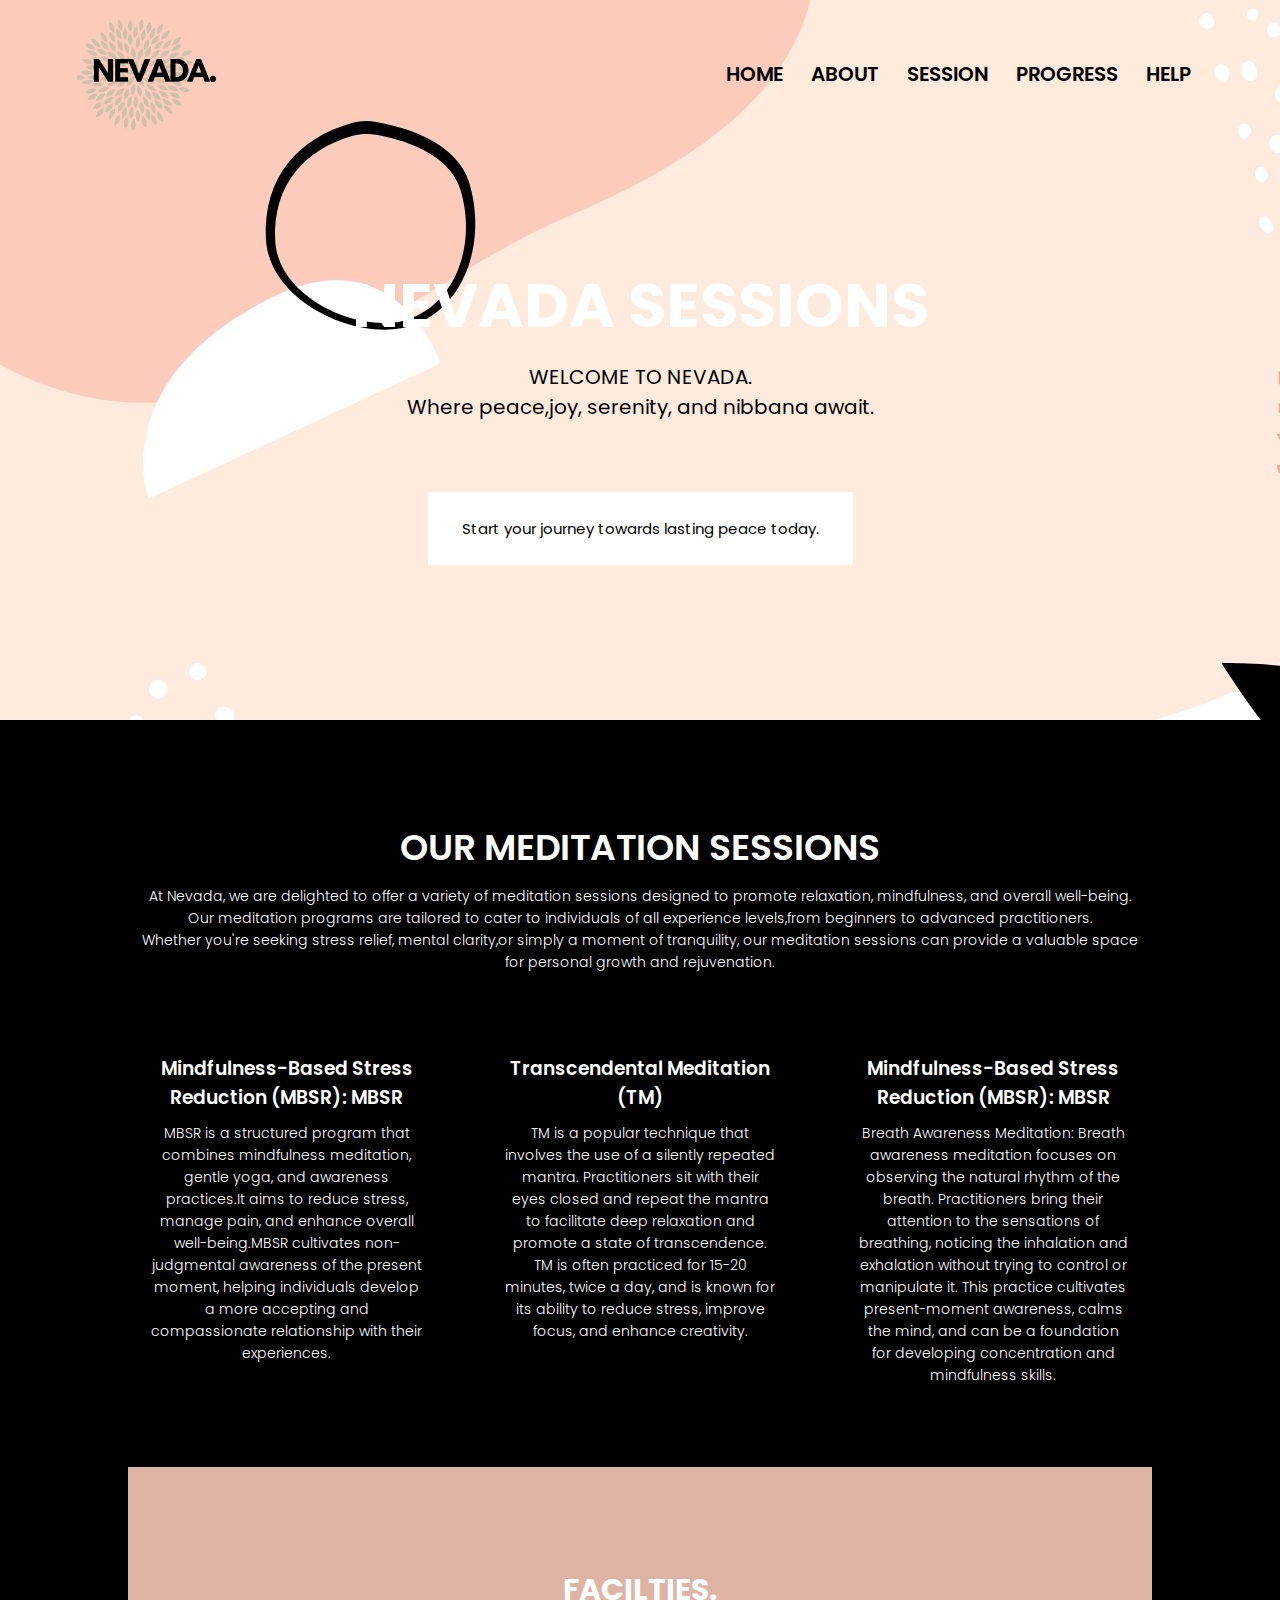
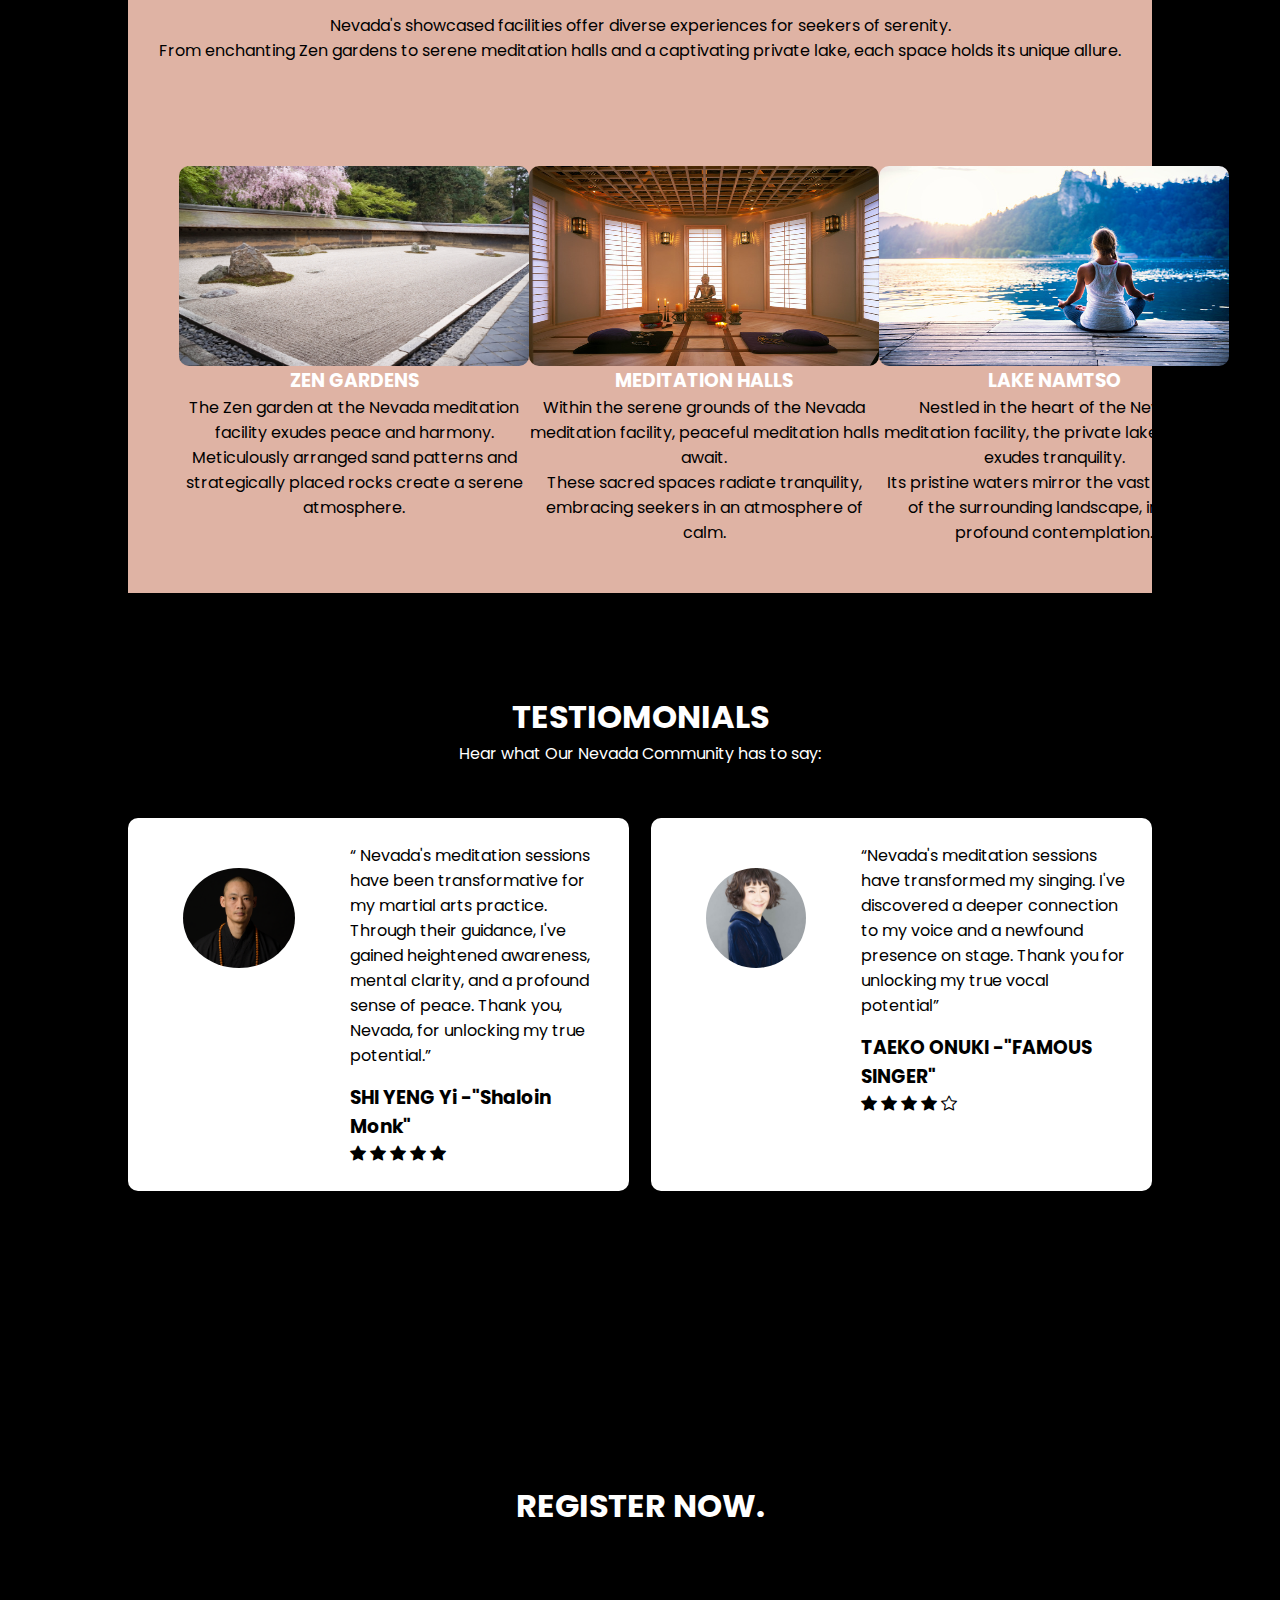
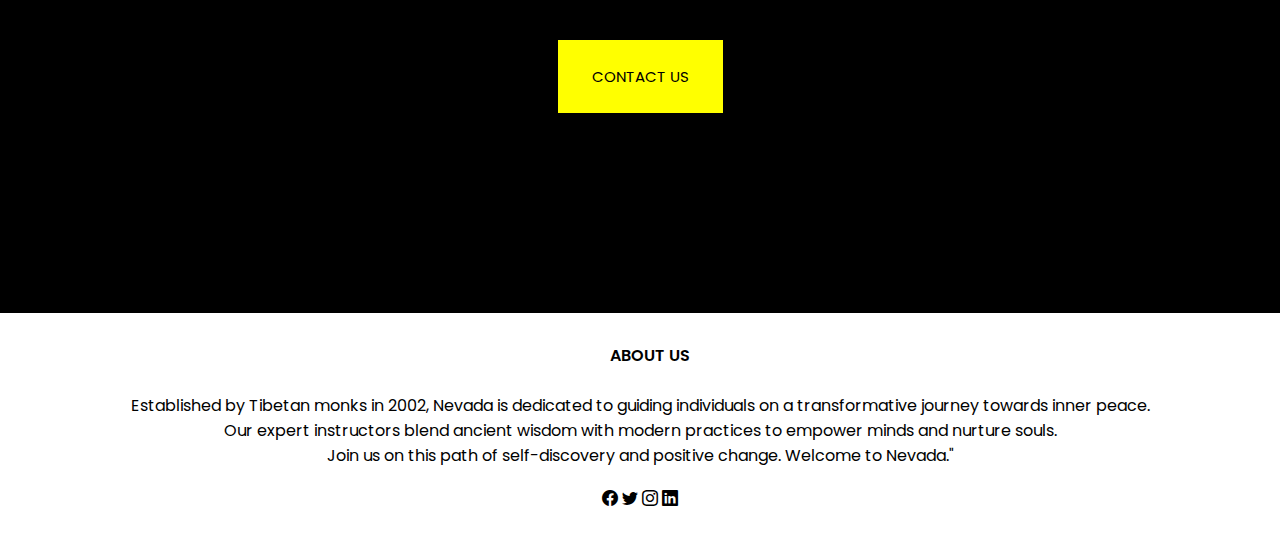
<file: NEVADA/index.html>
<!DOCTYPE html>
<html>
<head>
	<meta charset="utf-8">
	<meta name="viewport" content="width=device-width, initial-scale=1">
	<title>Nevada.</title>
	<link rel="Stylesheet" href="style.css">
	<link rel="preconnect" href="https://fonts.googleapis.com">
	<link rel="preconnect" href="https://fonts.gstatic.com" crossorigin>
	<link href="https://fonts.googleapis.com/css2?family=Poppins:wght@100;300;400;500;800&display=swap" rel="stylesheet">
    <link rel="stylesheet" href="https://cdn.jsdelivr.net/npm/bootstrap-icons@1.10.5/font/bootstrap-icons.css">

</head>
<body>
	<div id="preloader"></div>
<section class="header">
	<nav>
		<a href="index.html"><img src="./Images/NEVADA-removebg-preview.png" style="padding: 0%;" ></a>
		<div class="navlinks" id="nav-links">
			<i class="bi bi-x-circle-fill" onclick="hideMenu()"></i>
			<ul>
				<li><a href="index.html">HOME</a></li>
				<li><a href="about.html">ABOUT</a></li>
				<li><a href="sessions.html">SESSION</a></li>
				<li><a href="">PROGRESS</a></li>
				<li><a href="">HELP</a></li>


			</ul>
		</div>
		<i class="bi bi-list" onclick="showMenu()"></i>
	</nav>

	<div class="textbox">
		<h1>NEVADA SESSIONS</h1>
		<p>
			WELCOME TO NEVADA.<br>
			Where peace,joy, serenity, and nibbana await.<br>
		<a href="./sessions.html" class="hero">Start your journey towards lasting peace today.</a>
	</div>
</section>

<!-- SESSIONS -->
<section class="sessions">
	<h1>OUR MEDITATION SESSIONS</h1>
	<p>
		At Nevada, we are delighted to offer a variety of meditation sessions designed to promote relaxation, mindfulness, and overall well-being. <br>
		Our meditation programs are tailored to cater to individuals of all experience levels,from beginners to advanced practitioners.<br>
		Whether you're seeking stress relief, mental clarity,or simply a moment of tranquility, our meditation sessions can provide a valuable space for personal growth and rejuvenation.
	</p>
	<div class="row">
		<div class="col">
			<h3>Mindfulness-Based Stress Reduction (MBSR): MBSR</h3>
			<p>
				MBSR is a structured program that combines mindfulness meditation,
				gentle yoga, and awareness practices.It aims to reduce stress, manage
				pain, and enhance overall well-being.MBSR cultivates non-judgmental awareness
				of the present moment, helping individuals develop a more accepting and
				compassionate relationship with their experiences.
			</p>
		</div>

		<div class="col">
			<h3>Transcendental Meditation (TM)</h3>
			<p>
				TM is a popular technique that involves the use of a silently repeated mantra.
				Practitioners sit with their eyes closed and repeat the mantra to facilitate
				deep relaxation and promote a state of transcendence.
				TM is often practiced for 15-20 minutes, twice a day, and is known for its ability
				to reduce stress, improve focus, and enhance creativity.
			</p>
		</div>

		<div class="col">
			<h3>Mindfulness-Based Stress Reduction (MBSR): MBSR</h3>
			<p>
				Breath Awareness Meditation: Breath awareness meditation focuses on observing
				the natural rhythm of the breath. Practitioners bring their attention to the
				sensations of breathing, noticing the inhalation and exhalation without trying
				to control or manipulate it. This practice cultivates present-moment awareness,
				calms the mind, and can be a foundation for developing concentration and mindfulness skills.
			</p>
		</div>
	</div>
	
</section>

<!-- LOCATION -->
<section class="facilities" >
	<h1> FACILTIES.</h1>
	<p>Nevada's showcased facilities offer diverse experiences for seekers of serenity.<br>
		From enchanting Zen gardens to serene meditation halls and a captivating private lake, each space holds its unique allure. 
	</p>
	
	<div class="facility-row">
		<div class="facility-col">
			<img src="./Images/japanese-garden.jpg">
			<h3 style="color:white ;">ZEN GARDENS</h3>
			<p>
				The Zen garden at the Nevada meditation facility exudes peace and harmony.<br>
				Meticulously arranged sand patterns and strategically placed rocks create a serene atmosphere.<br></p>
		</div>
		<div class="facility-col">
			<img src="./Images/Meditation Hall.jpg">
			<h3 style="color: white;">MEDITATION HALLS</h3>
			<p>
				Within the serene grounds of the Nevada meditation facility, peaceful meditation halls await.<br>
				These sacred spaces radiate tranquility, embracing seekers in an atmosphere of calm.<br></p>
		</div>
		<div class="facility-col">
			<img src="./Images/Lake Namtso.jpg">
			<h3 style="color: white;">LAKE NAMTSO</h3>
			<p>Nestled in the heart of the Nevada meditation facility, the private lake Namtso exudes tranquility.<br>
				Its pristine waters mirror the vast expanse of the surrounding landscape, inviting profound contemplation.</p>
		</div>
	</div>
</section>

<!-- TESTIOMONIALS -->
<section class="testimonials">
	<h1 style="color: white;">TESTIOMONIALS</h1>
	<p style="color: white;">Hear what Our Nevada Community has to say:</p>
	<div class="row">
		<div class="testifier">
			<img src="./Images/Shi Heng Yi.png" alt="">
			<div>
				<p><q>
					Nevada's meditation sessions have been transformative for my martial arts practice.
					Through their guidance, I've gained heightened awareness, mental clarity, and a profound sense of peace. 
					Thank you, Nevada, for unlocking my true potential.</q></p>
					 <h3>SHI YENG Yi -"Shaloin Monk"</h3>
					 <i class="bi bi-star-fill"></i>
					 <i class="bi bi-star-fill"></i>
					 <i class="bi bi-star-fill"></i>
					 <i class="bi bi-star-fill"></i>
					 <i class="bi bi-star-fill"></i>

			</div>
		</div>
		<div class="testifier">
			<img src="./Images/Taeko Onuki.jpg" alt="">
			<div>
				<p><q>Nevada's meditation sessions have transformed my singing. 
					I've discovered a deeper connection to my voice and a newfound presence on stage. 
					Thank you for unlocking my true vocal potential</q></p>
					 <h3>TAEKO ONUKI -"FAMOUS SINGER"</h3>
					 <i class="bi bi-star-fill"></i>
					 <i class="bi bi-star-fill"></i>
					 <i class="bi bi-star-fill"></i>
					 <i class="bi bi-star-fill"></i>
					 <i class="bi bi-star"></i>

			</div>
		</div>
	</div>
</section>
<section class="contact">
	<h1> REGISTER NOW.</h1>
	<a href="" class="contact-btn">CONTACT US</a>
</section>

<section class="footer">
	<h4>ABOUT US</h4>
	<p>Established by Tibetan monks in 2002, Nevada is dedicated to guiding individuals on a transformative journey towards inner peace.<br>
		Our expert instructors blend ancient wisdom with modern practices to empower minds and nurture souls. <br>
		Join us on this path of self-discovery and positive change. Welcome to Nevada."</p>
	<div class="socials">
		<i class="bi bi-facebook"></i>
		<i class="bi bi-twitter"></i>
		<i class="bi bi-instagram"></i>
		<i class="bi bi-linkedin"></i>

	</div>
</section>



<!-- Java code -->
<script>
	
	var navLink=document.getElementById("nav-links");
	function showMenu(){
		navLink.style.right="0px";
	}

	function hideMenu(){
		navLink.style.right="-200px";
	}

	// PRE-LOADER
	var loader=document.getElementById("preloader");

	window.addEventListener("load",function(){
		loader.style.display="none";
	})
</script>
</body>
</html>
</file>
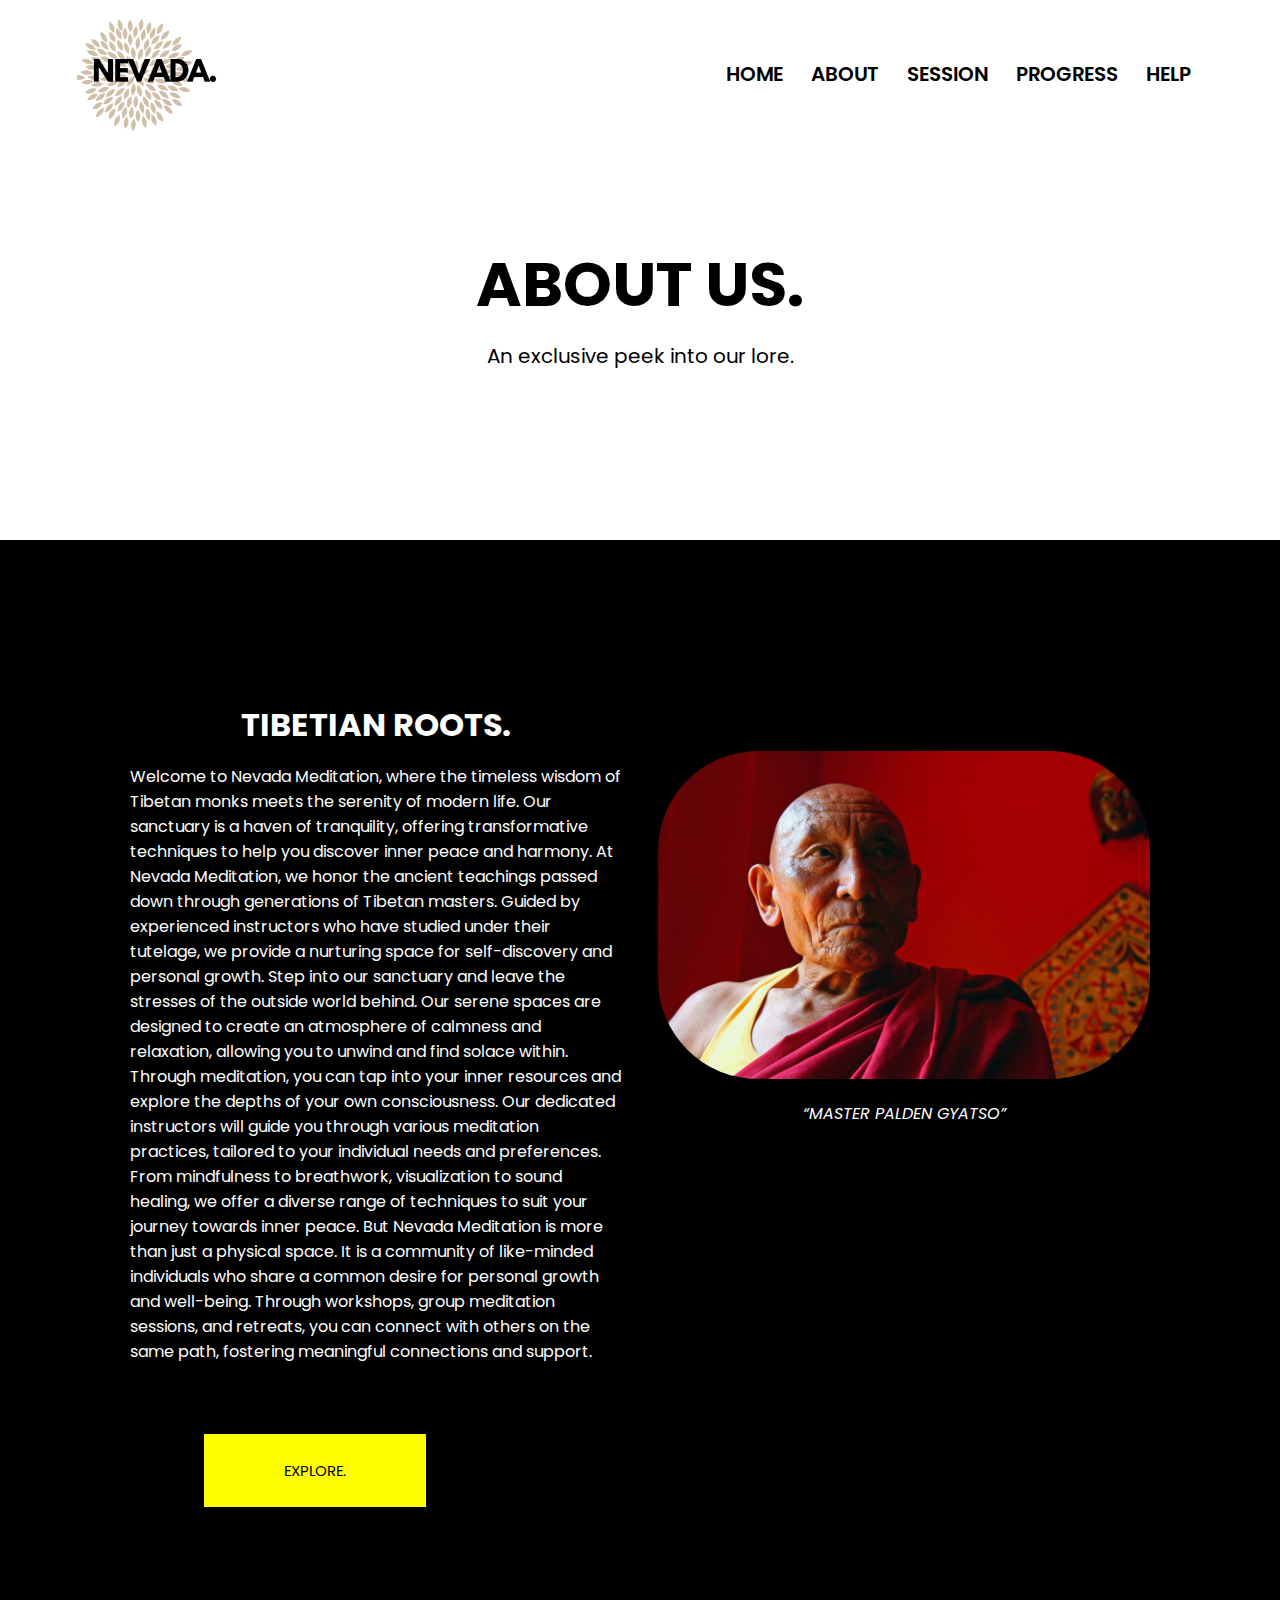
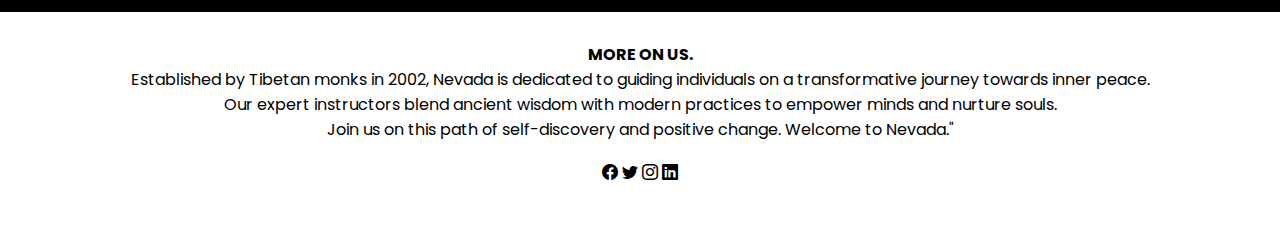
<file: NEVADA/about.html>
<!DOCTYPE html>
<html>
<head>
	<meta charset="utf-8">
	<meta name="viewport" content="width=device-width, initial-scale=1">
	<title>Nevada.</title>
	<link rel="Stylesheet" href="style.css">
	<link rel="preconnect" href="https://fonts.googleapis.com">
	<link rel="preconnect" href="https://fonts.gstatic.com" crossorigin>
	<link href="https://fonts.googleapis.com/css2?family=Poppins:wght@100;300;400;500;800&display=swap" rel="stylesheet">
    <link rel="stylesheet" href="https://cdn.jsdelivr.net/npm/bootstrap-icons@1.10.5/font/bootstrap-icons.css">

</head>
<body>
	<div id="preloader"></div>
<section class="sub-header">
	<nav>
		<a href="index.html"><img src="./Images/NEVADA-removebg-preview.png" style="padding: 0%;" ></a>
		<div class="navlinks" id="nav-links">
			<i class="bi bi-x-circle-fill" onclick="hideMenu()"></i>
			<ul>
				<li><a href="index.html">HOME</a></li>
				<li><a href="about.html">ABOUT</a></li>
				<li><a href="sessions.html">SESSION</a></li>
				<li><a href="">PROGRESS</a></li>
				<li><a href="">HELP</a></li>


			</ul>
		</div>
		<i class="bi bi-list" onclick="showMenu()"></i>
	</nav>

	<div class="textbox">
		<h1 style="color: black;">ABOUT US.</h1>
		<p>An exclusive peek into our lore.</p>
	</div>
</section>

<!-- ABOUT US CoNTENT -->
<section class="about-content">
	<div class="row">
		<div class="about-col">
			<h1>
				TIBETIAN ROOTS.
			</h1>
			<p>
				Welcome to Nevada Meditation, where the timeless wisdom of Tibetan monks meets the serenity of modern life.
				Our sanctuary is a haven of tranquility, offering transformative techniques to help you discover inner peace and harmony.
				At Nevada Meditation, we honor the ancient teachings passed down through generations of Tibetan masters.
				Guided by experienced instructors who have studied under their tutelage, we provide a nurturing space for self-discovery and personal growth.
				Step into our sanctuary and leave the stresses of the outside world behind.
				Our serene spaces are designed to create an atmosphere of calmness and relaxation, allowing you to unwind and find solace within.
				Through meditation, you can tap into your inner resources and explore the depths of your own consciousness.
				Our dedicated instructors will guide you through various meditation practices, tailored to your individual needs and preferences.
				From mindfulness to breathwork, visualization to sound healing, we offer a diverse range of techniques to suit your journey towards inner peace.
				But Nevada Meditation is more than just a physical space. It is a community of like-minded individuals who share a common desire for personal growth and well-being.
				Through workshops, group meditation sessions, and retreats, you can connect with others on the same path, fostering meaningful connections and support.
				<br><a href="" class="about-hero">EXPLORE.</a>
			</p>
		</div>
		<div class="about-col">
			<img src="./Images/Palden Gyatso.jpg">
			<p style="text-align: center;"><i><q>MASTER PALDEN GYATSO</q></i></p>
		</div>
	</div>
</section>



<section class="about-footer">
	<h4>MORE ON US.</h4>
	<p>Established by Tibetan monks in 2002, Nevada is dedicated to guiding individuals on a transformative journey towards inner peace.<br>
		Our expert instructors blend ancient wisdom with modern practices to empower minds and nurture souls. <br>
		Join us on this path of self-discovery and positive change. Welcome to Nevada."</p>
	<div class="socials">
		<i class="bi bi-facebook"></i>
		<i class="bi bi-twitter"></i>
		<i class="bi bi-instagram"></i>
		<i class="bi bi-linkedin"></i>

	</div>
</section>



<!-- Java code -->
<script>
	var navLink=document.getElementById("nav-links");
	function showMenu(){
		navLink.style.right="0px";
	}

	function hideMenu(){
		navLink.style.right="-200px";
	}

		// PRE-LOADER
		var loader=document.getElementById("preloader");

		window.addEventListener("load",function(){
		loader.style.display="none";
		})
</script>
</body>
</html>
</file>
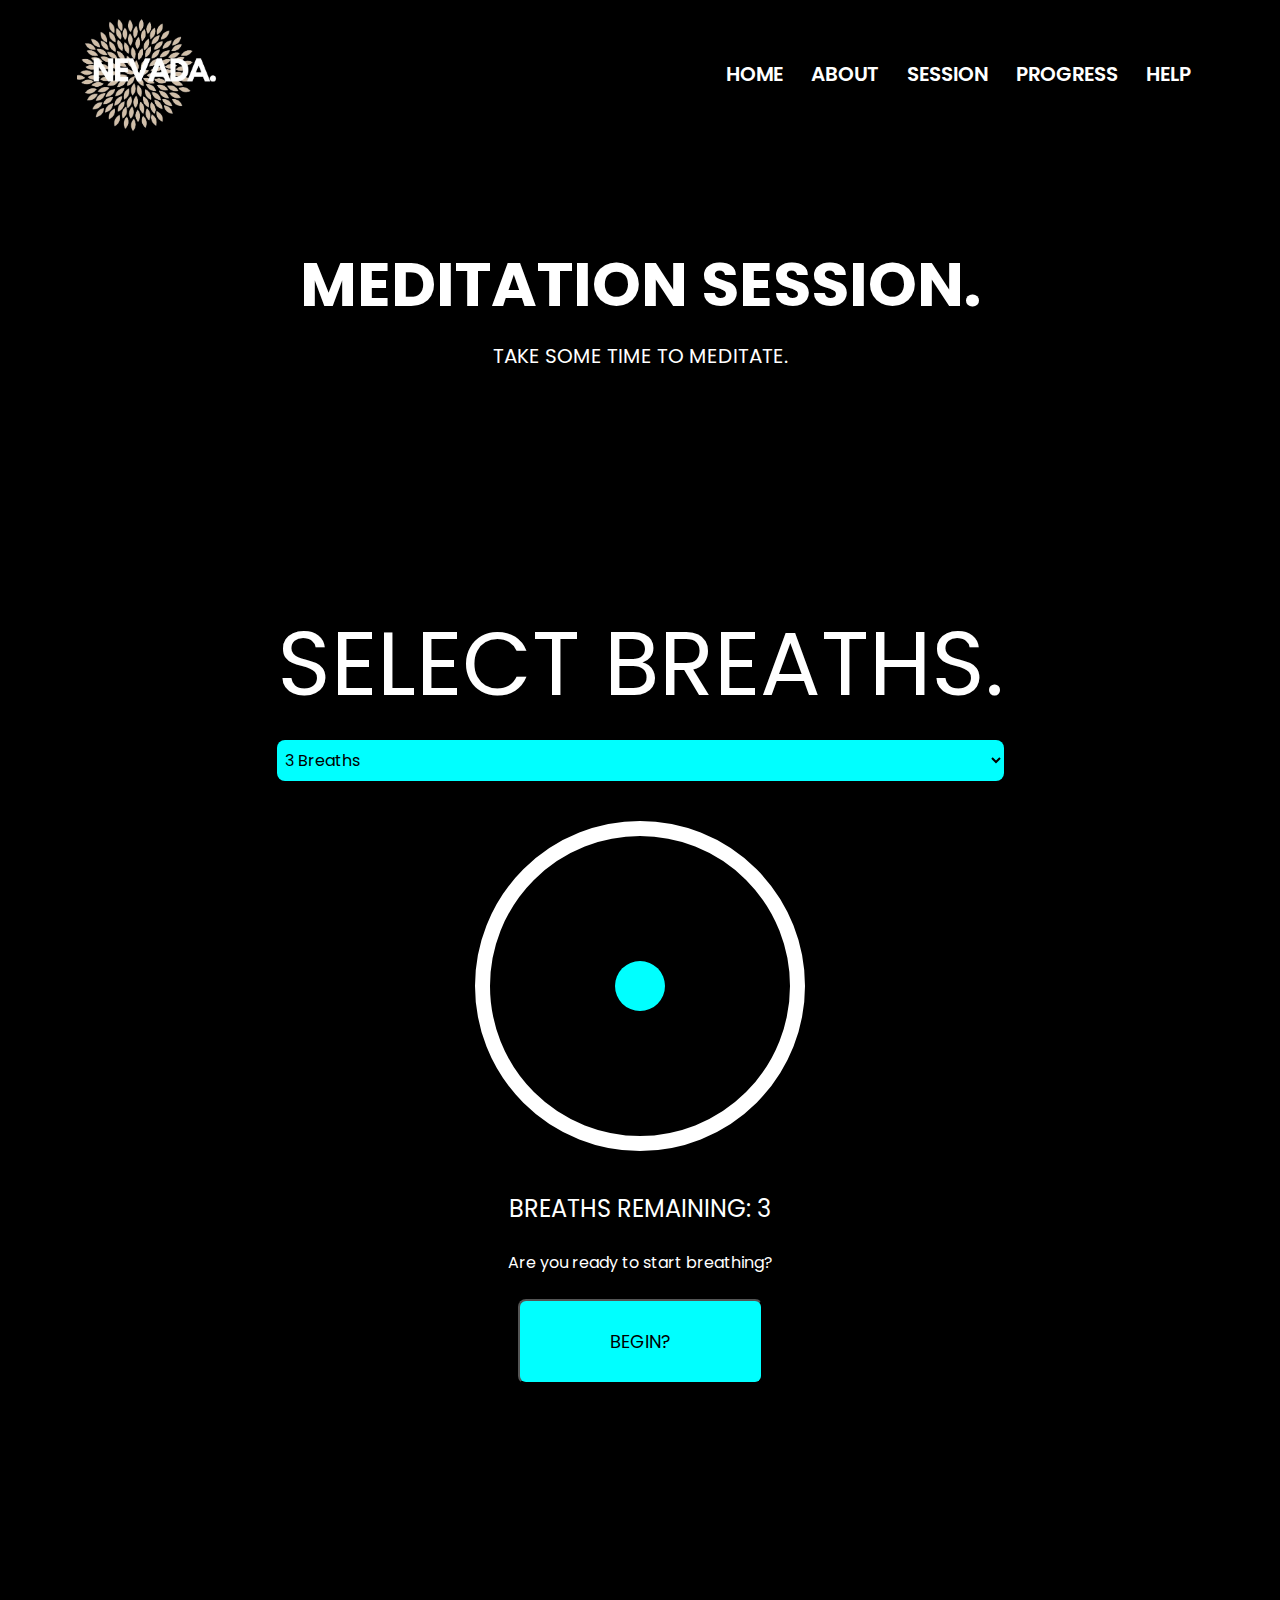
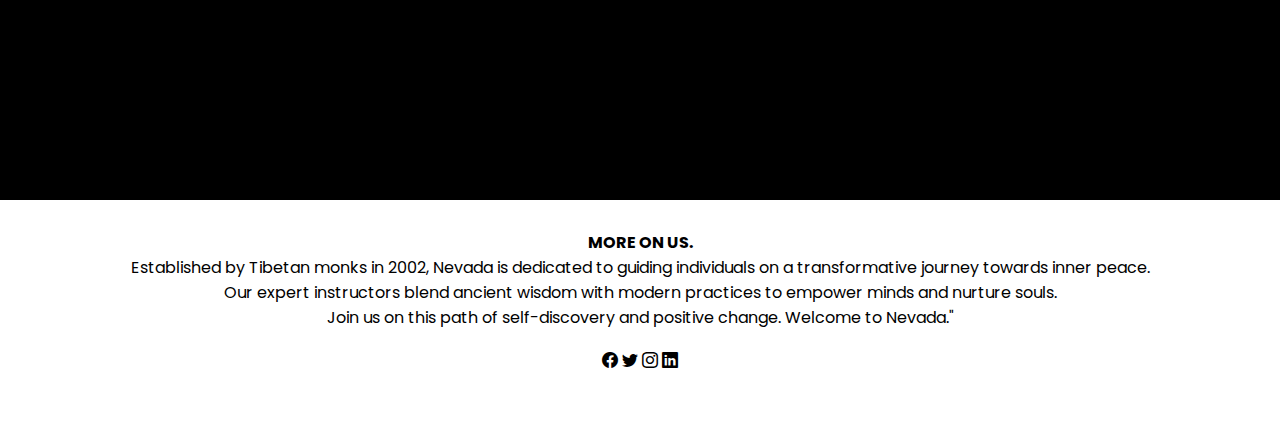
<file: NEVADA/sessions.html>
<!DOCTYPE html>
<html>
<head>
	<meta charset="utf-8">
	<meta name="viewport" content="width=device-width, initial-scale=1">
	<title>Nevada.</title>
	<link rel="Stylesheet" href="style.css">
	<link rel="preconnect" href="https://fonts.googleapis.com">
	<link rel="preconnect" href="https://fonts.gstatic.com" crossorigin>
	<link href="https://fonts.googleapis.com/css2?family=Poppins:wght@100;300;400;500;800&display=swap" rel="stylesheet">
    <link rel="stylesheet" href="https://cdn.jsdelivr.net/npm/bootstrap-icons@1.10.5/font/bootstrap-icons.css">

</head>
<body>
    <div id="preloader"></div>
    <section class="session-header">
        <nav>
            <a href="index.html"><img src="./Images/NEVADA__1_-removebg-white.png" style="padding: 0%;" ></a>
            <div class="navlinks" id="nav-links">
                <i class="bi bi-x-circle-fill" onclick="hideMenu()"></i>
                <ul>
                    <li><a style="color: white;" href="index.html">HOME</a></li>
                    <li><a style="color: white;" href="about.html">ABOUT</a></li>
                    <li><a style="color: white;" href="sessions.html">SESSION</a></li>
                    <li><a style="color: white;" href="">PROGRESS</a></li>
                    <li><a style="color: white;" href="">HELP</a></li>
    
    
                </ul>
            </div>
            <i class="bi bi-list" onclick="showMenu()"></i>
        </nav>
    
        <div class="textbox">
            <h1 style="color: rgb(255, 255, 255);">MEDITATION SESSION.</h1>
            <p style="color: white;">TAKE SOME TIME TO MEDITATE.</p>
        </div>
    </section>
    
    <!-- MEDITATION CONTENT-->
    <section class="meditation-content" style="color:white">
    <div class="input">
        <label>SELECT BREATHS.</label>
        <select class="breath-input" >
            <option value="3">3 Breaths</option>
            <option value="5">5 Breaths</option>
            <option value="10">10 Breaths</option>
        </select>
    </div>
     <!-- MEDITATION CIRCLE -->
     <div class="circle-wrap">
        <div class="circle-outline"></div>
        <div class="circle-progress"></div>
    </div>
    <p class="breaths">BREATHS REMAINING: <span class="breaths-remain">3</span></p>
    <p class="instructions">Are you ready to start breathing?</p>
    <button class="start">BEGIN?</button>
   
    <script src="./meditationApp.js"></script>





    </section>
    
    
    
    <section class="about-footer">
        <h4>MORE ON US.</h4>
        <p>Established by Tibetan monks in 2002, Nevada is dedicated to guiding individuals on a transformative journey towards inner peace.<br>
            Our expert instructors blend ancient wisdom with modern practices to empower minds and nurture souls. <br>
            Join us on this path of self-discovery and positive change. Welcome to Nevada."</p>
        <div class="socials">
            <i class="bi bi-facebook"></i>
            <i class="bi bi-twitter"></i>
            <i class="bi bi-instagram"></i>
            <i class="bi bi-linkedin"></i>
    
        </div>
    </section>
    
    
    
    <!-- Java code -->
    <script>
        var navLink=document.getElementById("nav-links");
        function showMenu(){
            navLink.style.right="0px";
        }
    
        function hideMenu(){
            navLink.style.right="-200px";
        }

        	// PRE-LOADER
	var loader=document.getElementById("preloader");

    window.addEventListener("load",function(){
    loader.style.display="none";
    })
    </script>
    </body>
</html>
</file>
<file: NEVADA/style.css>
*{
	margin: 0;
	font-family: 'Poppins', sans-serif;
	padding: 0;
}

/*Preloader*/
#preloader{
	background: #000 url(./Images/loader.gif) no-repeat center; 
	height: 100vh;
	background-size: 15%;
	width: 100%;
	position: fixed;
	z-index: 100 ;
}

.header{
	min-height: 80vh;
	width: 100%;
	background-position: center;
	background-size: cover;
	position: relative; 
	background: url(./Images/page-background.jpg);
	font-family:'Franklin Gothic Medium', 'Arial Narrow', Arial, sans-serif;
}

body{
	background-size: 100%;
	background-color: black;
} 

nav{
	display: flex;
	padding: 0% 6%;
	justify-content: space-between;
	align-items: center; 
	
}

nav img{
	width: 150px;
}

.navlinks{
	flex: 1;
	text-align: right;
} 

.navlinks ul li{
	list-style: none;
	display: inline-block;
	padding: 8px 12px;
	position: relative; 
} 

.navlinks ul a{
	color: rgb(0, 0, 0);
	text-decoration: none;
	font-weight: 600;
	font-size: 20px;
} 

.navlinks ul li::after{
	content: '';
	width: 0%;
	height: 10px;
	background: rgb(69, 61, 61);
	display: block;
	margin: auto;
	transition: 0.5s;
}

.navlinks ul li:hover::after{
	width: 100%;

}

.textbox{
	width: 90%;
	position: absolute;
	color:white;
	top: 60%;
	left: 50%;
	transform: translate(-50%,-50%);
	text-align: center;
}

/*Fading Animation*/
@keyframes fade {
	0%{opacity: 0;}
	0%{translate:0 30%;}
	100%{translate:0 0;}
	100%{opacity:1;}
}

.textbox h1{
	font-size: 62px;
	animation:fade 3s;
}



.textbox p{
	color: black;
	margin: 10px 0 40px;
	font-size: 20px;

}

.hero{
	background-color: white;
	display: inline-block;
	text-decoration: none;
	color: black;
	border: 0px solid transparent;
	padding: 25px 34px;
	font-size: 15px; 
	margin-top: 70px;
	position: relative;
	cursor: pointer;
	box-shadow:inset 0 0 0 0 black;
	transition: ease-out 1s;
}

.hero:hover{
	padding: 30px 40px;
	color: white;
	font-size: 20px;
	box-shadow: inset  1000px 0 0 0 black;
}

nav .bi{
	display: none;
}

@media (max-width:700px) {
	.textbox h1{
		font-size: 30px;
	}
	.navlinks ul li{
		display: block;
	}
	.navlinks{
		position: absolute;
		height: 100vh;
		width:200px;
		top: 0;
		right: -200px;
		background: white;
		text-align: left;
		z-index: 2;
		transition: 1s;
	}

	nav .bi{
		display: block;
		color: rgb(0, 0, 0);
		margin: 10px;
		font-size: 22px;
		cursor: pointer;
	}

	.navlinks ul{
		padding: 30px;
	}


}

/* SESSIONS */
.sessions{
		color: white;
		width: 80%;
		margin: auto;
		text-align: center;
		margin-top: 100px;
}

.sessions h1{
	font-size: 36px;
	font-weight: 600;
}

.sessions p{
	font-size: 14px;
	line-height: 22px;
	font-weight: 300;
	padding: 10px;
}

 

.row{
	margin-top: 5%;
	display: flex;
	justify-content: space-between;
}


.col{
	flex-basis: 31%;
	background:black;
	border-radius: 10px;
	margin-bottom: 5%;
	padding: 20px 12px;
	box-sizing: border-box;
	transition: 0.5s;

}

.col h3{
	color: white;
	text-align: center;
	font-weight: 600;
}

.col p{
	color: white;
}

.col:hover{
	background-color: black;
	box-shadow: 0 0 30px 0px rgb(253, 253, 253) ;
	color: white;
}

.col p:hover{
	color: white;
}

@media(max-width:700px){
	.row{
		flex-direction: column;
	}
}

/* FACILITIES */
.facilities{
	background-color:rgb(223, 179, 164);
	width: 80%;
	text-align: center;
	padding-top: 100px;
	margin: auto;
}

.facilities h1{
	color: white;
	font-size: 30px;
}

.facility-col{
	flex-basis: 31%;
	border-radius: 10px;
	margin-bottom: 5%;
	text-align: center;
}

.facility-row{
	margin-left: 5%;
	margin-top: 10%;
	display: flex;
}
.facility-col img{
	margin-left: auto;
	margin-right: auto;
	display: block;
	width: 	350px;
	height: 200px;
	border-radius: 10px;

}

/* Media Query */
@media (max-width:700px) {
	.facility-col img{
		width: 	100%;
		border-radius: 10px;
	
	}

	.facility-row{
		display: contents;
	}


}


/* TESTIOMONIALS */
.testimonials{
	width: 80%;
	margin: auto;
	padding-top: 100px;
	text-align: center;
}


.testifier{
	flex-basis: 44%;
	border-radius: 10px;
	margin-bottom: 5%;
	text-align: left;
	background: white;
	padding: 25px;
	cursor: pointer;
	display: flex;

}

.testifier img{
	height: 100px;
	margin-left: 5px;
	margin-right: 30px;
	border-radius: 50%;
	padding: 25px;
	cursor: pointer;
}

.testifier p{
	padding: 0;
}

.testifier h3{
	margin-top: 15px;
	text-align: left;
}

.testifier fa{
	color: gold;
}

@media(max-width:700px){
	.testifier img{
		height: 40px;
		margin-left: 0;
		margin-right: 15px;
		border-radius: 50%;
		padding: 25px;
		cursor: pointer;
	}
}

/* CONTACT US */
.contact{
	width: 100%;
	margin: 100px auto;
	color: white;
	background-color: #000;
	background-position: center;
	background-size: cover;
	border-radius: 10px;
	text-align: center;
	padding: 100px 0;

}

.contact h1{
	color: white;
	margin: 40px;
	padding: 0;
}
@media(max-width:700px){
	.contact h1{
		font-size: 24px;
	}
}
.contact-btn{
	background-color: yellow;
	display: inline-block;
	text-decoration: none;
	color: black;
	border: 0px solid transparent;
	padding: 25px 34px;
	font-size: 15px; 
	margin-top: 70px;
	position: relative;
	cursor: pointer;
	transition: ease-out 1s;
}

.contact-btn:hover{
	color: rgb(0, 0, 0);
	box-shadow: inset  1000px 0 0 0 white;
}

.socials{
	cursor: pointer;
	color: rgb(0, 0, 0);
	margin: 0 30px;
	padding: 18px 0;

}

/* FOOTER */
.footer{
	background-color: white;
	color: rgb(0, 0, 0);
	width: 100%;
	text-align: center;
	padding: 30px 0;

}

.footer h4{
	margin-bottom: 25px;
	margin-left: 20px;
	font-weight: 600;
}


/* ABOUT US PAGE */
.sub-header{
	background-color: white;
	min-height: 60vh;
	width: 100%;
	background-position: center;
	background-size: cover;
	position: relative; 
	font-family:'Franklin Gothic Medium', 'Arial Narrow', Arial, sans-serif;
}

.about-content{
	color: white;
	width: 80%;
	margin: auto;
	padding-top: 80px;
	padding-bottom: 50px;
}

.about-col{
	flex-basis: 48%;
	padding: 30px 2px;
}
.about-col h1{
	text-align: center;
	padding: 0;
}
.about-col p{
	padding: 15px 0 25px;
}
.about-hero{
	background-color: rgb(255, 255, 0);
	display: inline-block;
	text-decoration: none;
	color: black;
	border: 0px solid transparent;
	padding: 25px 80px;
	font-size: 15px; 
	margin-top: 70px;
	margin-left: 15%;
	position: relative;
	cursor: pointer;
	box-shadow:inset 0 0 0 0 rgb(243, 243, 243);
	transition: ease-out 0.5s;
}

.about-hero:hover{
	color: rgb(0, 0, 0);
	box-shadow: inset  1000px 0 0 0 rgb(255, 255, 255);
}
.about-content img{
	margin-top: 50px;
	width: 100%;
	border-radius: 100px;

}

.about-footer{
		background-color: white;
		color: black;
		width: 100%;
		text-align: center;
		padding: 30px 0;
	
}


/* SESSION CONTENTS*/
.session-header{
	background-color: black;
	min-height: 60vh;
	width: 100%;
	background-position: center;
	background-size: cover;
	position: relative; 
	font-family:'Franklin Gothic Medium', 'Arial Narrow', Arial, sans-serif;
	
}

.meditation-content{
	min-height: 100vh;
	display: flex;
	flex-direction: column;
	justify-content: center;
	align-items: center;
	color: rgb(255, 255, 255);
	margin-bottom: 40vh;
}

.meditation-content::after{
	position: absolute;
	height: 100%;
	width: 100%;
}

.input{
	display: flex;
	flex-direction: column;
	margin-bottom: 40px;
}

.input label{
	text-align: center;
	font-size: 10vh;
	margin-bottom: 8px;
}

.input select{
	border: none;
	border-radius: 8px;
	min-width: 300px;
	font-size: 16px;
	padding: 8px 4px;
	background-color: aqua;
	color: rgb(0, 0, 0);
}

.input select:focus{
	outline: none;
}

.circle-wrap{
	display: flex;
	flex-direction: column;
	justify-content: center;
	align-items: center;
	position: relative;
	margin-bottom: 40px;
}

.circle-outline{
	width: 300px;
	height: 300px;
	border-radius:50%;
	background-color: transparent;
	border: 15px solid white;

}

.circle-progress{
	width: 50px;
	height: 50px;
	position: absolute;
	background-color: aqua;
	border-radius: 50%;
	transition: 4s ease all;
}


.circle-grow{
	transform: scale(5.3);
}

.breaths{
	text-align: center;
	margin-bottom: 24px;
	font-size: 24px;
}

.instructions{
	text-align: center;
	margin-bottom: 24px;
}

.start{
	padding: 3vh 10vh;
	font-size: 2vh;
	border-radius: 8px;
	background-color: aqua;
	border-radius: none;
	cursor: pointer;
	transition:0.3s ease all;
}

.start:hover{
	background-color: white;
	color: aqua;
}

.start-inactive{
	pointer-events: none;
	background-color: grey;
}
</file>
